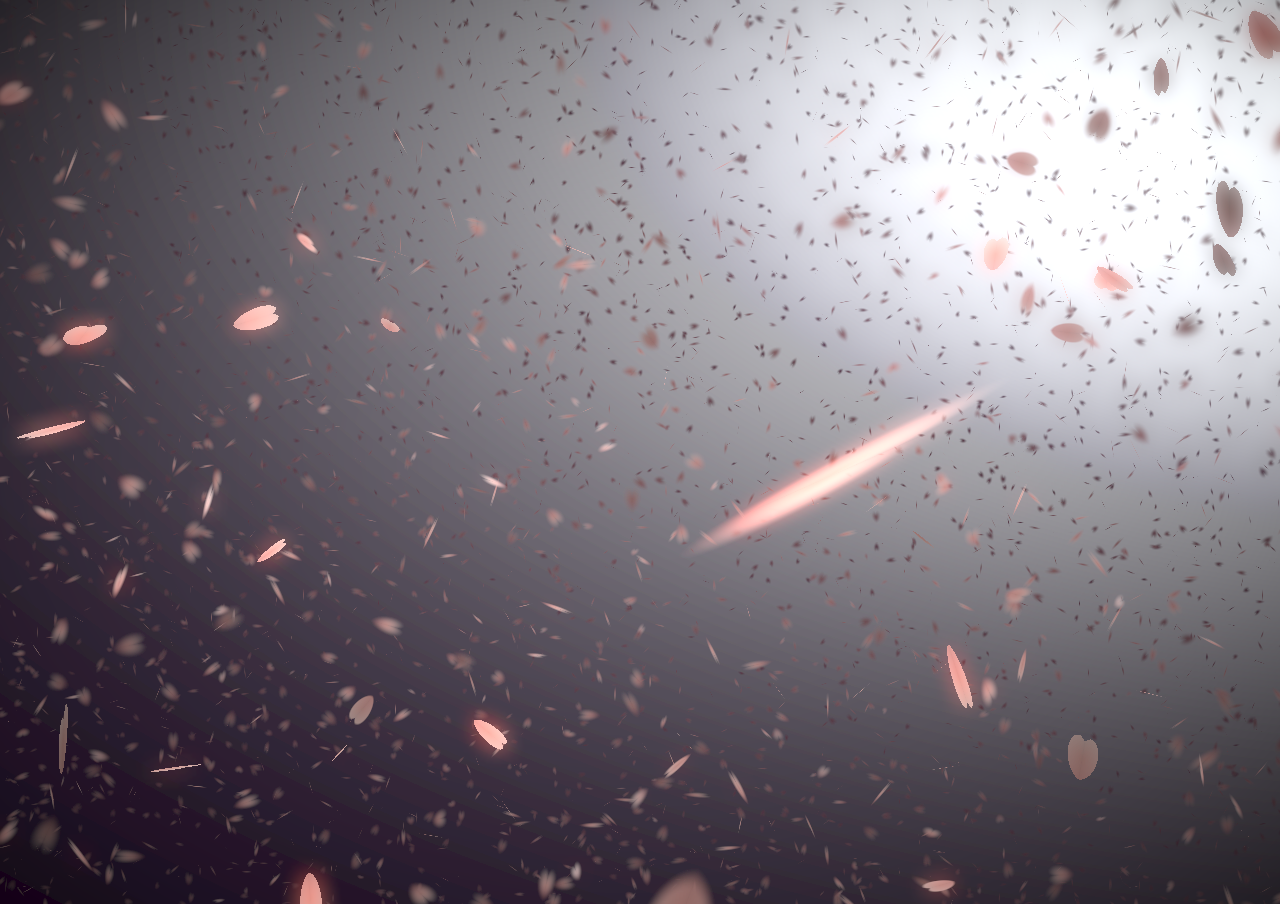
<file: cherry/index.html>
<!DOCTYPE html><html><head>
    <meta charset="utf-8">
    <title></title>
    <style>
        body {
            padding:0;
            margin:0;
            overflow:hidden;
            height: 600px;
        }
        canvas {
            padding:0;
            margin:0;
        }
        div.btnbg {
            position:fixed;
            left:0;
            top:0;
        }
    </style></head>

<body>
<canvas id="sakura" width="713" height="600"></canvas>
<div class="btnbg">
</div>

<!-- sakura shader -->
<script id="sakura_point_vsh" type="x-shader/x_vertex">
uniform mat4 uProjection;
uniform mat4 uModelview;
uniform vec3 uResolution;
uniform vec3 uOffset;
uniform vec3 uDOF;  //x:focus distance, y:focus radius, z:max radius
uniform vec3 uFade; //x:start distance, y:half distance, z:near fade start

attribute vec3 aPosition;
attribute vec3 aEuler;
attribute vec2 aMisc; //x:size, y:fade

varying vec3 pposition;
varying float psize;
varying float palpha;
varying float pdist;

//varying mat3 rotMat;
varying vec3 normX;
varying vec3 normY;
varying vec3 normZ;
varying vec3 normal;

varying float diffuse;
varying float specular;
varying float rstop;
varying float distancefade;

void main(void) {
    // Projection is based on vertical angle
    vec4 pos = uModelview * vec4(aPosition + uOffset, 1.0);
    gl_Position = uProjection * pos;
    gl_PointSize = aMisc.x * uProjection[1][1] / -pos.z * uResolution.y * 0.5;

    pposition = pos.xyz;
    psize = aMisc.x;
    pdist = length(pos.xyz);
    palpha = smoothstep(0.0, 1.0, (pdist - 0.1) / uFade.z);

    vec3 elrsn = sin(aEuler);
    vec3 elrcs = cos(aEuler);
    mat3 rotx = mat3(
        1.0, 0.0, 0.0,
        0.0, elrcs.x, elrsn.x,
        0.0, -elrsn.x, elrcs.x
    );
    mat3 roty = mat3(
        elrcs.y, 0.0, -elrsn.y,
        0.0, 1.0, 0.0,
        elrsn.y, 0.0, elrcs.y
    );
    mat3 rotz = mat3(
        elrcs.z, elrsn.z, 0.0,
        -elrsn.z, elrcs.z, 0.0,
        0.0, 0.0, 1.0
    );
    mat3 rotmat = rotx * roty * rotz;
    normal = rotmat[2];

    mat3 trrotm = mat3(
        rotmat[0][0], rotmat[1][0], rotmat[2][0],
        rotmat[0][1], rotmat[1][1], rotmat[2][1],
        rotmat[0][2], rotmat[1][2], rotmat[2][2]
    );
    normX = trrotm[0];
    normY = trrotm[1];
    normZ = trrotm[2];

    const vec3 lit = vec3(0.6917144638660746, 0.6917144638660746, -0.20751433915982237);

    float tmpdfs = dot(lit, normal);
    if(tmpdfs < 0.0) {
        normal = -normal;
        tmpdfs = dot(lit, normal);
    }
    diffuse = 0.4 + tmpdfs;

    vec3 eyev = normalize(-pos.xyz);
    if(dot(eyev, normal) > 0.0) {
        vec3 hv = normalize(eyev + lit);
        specular = pow(max(dot(hv, normal), 0.0), 20.0);
    }
    else {
        specular = 0.0;
    }

    rstop = clamp((abs(pdist - uDOF.x) - uDOF.y) / uDOF.z, 0.0, 1.0);
    rstop = pow(rstop, 0.5);
    //-0.69315 = ln(0.5)
    distancefade = min(1.0, exp((uFade.x - pdist) * 0.69315 / uFade.y));
}
</script>
<script id="sakura_point_fsh" type="x-shader/x_fragment">
#ifdef GL_ES
//precision mediump float;
precision highp float;
#endif

uniform vec3 uDOF;  //x:focus distance, y:focus radius, z:max radius
uniform vec3 uFade; //x:start distance, y:half distance, z:near fade start

const vec3 fadeCol = vec3(0.08, 0.03, 0.06);

varying vec3 pposition;
varying float psize;
varying float palpha;
varying float pdist;

//varying mat3 rotMat;
varying vec3 normX;
varying vec3 normY;
varying vec3 normZ;
varying vec3 normal;

varying float diffuse;
varying float specular;
varying float rstop;
varying float distancefade;

float ellipse(vec2 p, vec2 o, vec2 r) {
    vec2 lp = (p - o) / r;
    return length(lp) - 1.0;
}

void main(void) {
    vec3 p = vec3(gl_PointCoord - vec2(0.5, 0.5), 0.0) * 2.0;
    vec3 d = vec3(0.0, 0.0, -1.0);
    float nd = normZ.z; //dot(-normZ, d);
    if(abs(nd) < 0.0001) discard;

    float np = dot(normZ, p);
    vec3 tp = p + d * np / nd;
    vec2 coord = vec2(dot(normX, tp), dot(normY, tp));

    //angle = 15 degree
    const float flwrsn = 0.258819045102521;
    const float flwrcs = 0.965925826289068;
    mat2 flwrm = mat2(flwrcs, -flwrsn, flwrsn, flwrcs);
    vec2 flwrp = vec2(abs(coord.x), coord.y) * flwrm;

    float r;
    if(flwrp.x < 0.0) {
        r = ellipse(flwrp, vec2(0.065, 0.024) * 0.5, vec2(0.36, 0.96) * 0.5);
    }
    else {
        r = ellipse(flwrp, vec2(0.065, 0.024) * 0.5, vec2(0.58, 0.96) * 0.5);
    }

    if(r > rstop) discard;

    vec3 col = mix(vec3(1.0, 0.8, 0.75), vec3(1.0, 0.9, 0.87), r);
    float grady = mix(0.0, 1.0, pow(coord.y * 0.5 + 0.5, 0.35));
    col *= vec3(1.0, grady, grady);
    col *= mix(0.8, 1.0, pow(abs(coord.x), 0.3));
    col = col * diffuse + specular;

    col = mix(fadeCol, col, distancefade);

    float alpha = (rstop > 0.001)? (0.5 - r / (rstop * 2.0)) : 1.0;
    alpha = smoothstep(0.0, 1.0, alpha) * palpha;

    gl_FragColor = vec4(col * 0.5, alpha);
}
</script>
<!-- effects -->
<script id="fx_common_vsh" type="x-shader/x_vertex">
uniform vec3 uResolution;
attribute vec2 aPosition;

varying vec2 texCoord;
varying vec2 screenCoord;

void main(void) {
    gl_Position = vec4(aPosition, 0.0, 1.0);
    texCoord = aPosition.xy * 0.5 + vec2(0.5, 0.5);
    screenCoord = aPosition.xy * vec2(uResolution.z, 1.0);
}
</script>
<script id="bg_fsh" type="x-shader/x_fragment">
#ifdef GL_ES
//precision mediump float;
precision highp float;
#endif

uniform vec2 uTimes;

varying vec2 texCoord;
varying vec2 screenCoord;

void main(void) {
    vec3 col;
    float c;
    vec2 tmpv = texCoord * vec2(0.8, 1.0) - vec2(0.95, 1.0);
    c = exp(-pow(length(tmpv) * 1.8, 2.0));
    col = mix(vec3(0.02, 0.0, 0.03), vec3(0.96, 0.98, 1.0) * 1.5, c);
    gl_FragColor = vec4(col * 0.5, 1.0);
}
</script>
<script id="fx_brightbuf_fsh" type="x-shader/x_fragment">
#ifdef GL_ES
//precision mediump float;
precision highp float;
#endif
uniform sampler2D uSrc;
uniform vec2 uDelta;

varying vec2 texCoord;
varying vec2 screenCoord;

void main(void) {
    vec4 col = texture2D(uSrc, texCoord);
    gl_FragColor = vec4(col.rgb * 2.0 - vec3(0.5), 1.0);
}
</script>
<script id="fx_dirblur_r4_fsh" type="x-shader/x_fragment">
#ifdef GL_ES
//precision mediump float;
precision highp float;
#endif
uniform sampler2D uSrc;
uniform vec2 uDelta;
uniform vec4 uBlurDir; //dir(x, y), stride(z, w)

varying vec2 texCoord;
varying vec2 screenCoord;

void main(void) {
    vec4 col = texture2D(uSrc, texCoord);
    col = col + texture2D(uSrc, texCoord + uBlurDir.xy * uDelta);
    col = col + texture2D(uSrc, texCoord - uBlurDir.xy * uDelta);
    col = col + texture2D(uSrc, texCoord + (uBlurDir.xy + uBlurDir.zw) * uDelta);
    col = col + texture2D(uSrc, texCoord - (uBlurDir.xy + uBlurDir.zw) * uDelta);
    gl_FragColor = col / 5.0;
}
</script>
<!-- effect fragment shader template -->
<script id="fx_common_fsh" type="x-shader/x_fragment">
#ifdef GL_ES
//precision mediump float;
precision highp float;
#endif
uniform sampler2D uSrc;
uniform vec2 uDelta;

varying vec2 texCoord;
varying vec2 screenCoord;

void main(void) {
    gl_FragColor = texture2D(uSrc, texCoord);
}
</script>
<!-- post processing -->
<script id="pp_final_vsh" type="x-shader/x_vertex">
uniform vec3 uResolution;
attribute vec2 aPosition;
varying vec2 texCoord;
varying vec2 screenCoord;
void main(void) {
    gl_Position = vec4(aPosition, 0.0, 1.0);
    texCoord = aPosition.xy * 0.5 + vec2(0.5, 0.5);
    screenCoord = aPosition.xy * vec2(uResolution.z, 1.0);
}
</script>
<script id="pp_final_fsh" type="x-shader/x_fragment">
#ifdef GL_ES
//precision mediump float;
precision highp float;
#endif
uniform sampler2D uSrc;
uniform sampler2D uBloom;
uniform vec2 uDelta;
varying vec2 texCoord;
varying vec2 screenCoord;
void main(void) {
    vec4 srccol = texture2D(uSrc, texCoord) * 2.0;
    vec4 bloomcol = texture2D(uBloom, texCoord);
    vec4 col;
    col = srccol + bloomcol * (vec4(1.0) + srccol);
    col *= smoothstep(1.0, 0.0, pow(length((texCoord - vec2(0.5)) * 2.0), 1.2) * 0.5);
    col = pow(col, vec4(0.45454545454545)); //(1.0 / 2.2)

    gl_FragColor = vec4(col.rgb, 1.0);
    gl_FragColor.a = 1.0;
}
</script>

<script>
    // Utilities
    var Vector3 = {};
    var Matrix44 = {};
    Vector3.create = function(x, y, z) {
        return {'x':x, 'y':y, 'z':z};
    };
    Vector3.dot = function (v0, v1) {
        return v0.x * v1.x + v0.y * v1.y + v0.z * v1.z;
    };
    Vector3.cross = function (v, v0, v1) {
        v.x = v0.y * v1.z - v0.z * v1.y;
        v.y = v0.z * v1.x - v0.x * v1.z;
        v.z = v0.x * v1.y - v0.y * v1.x;
    };
    Vector3.normalize = function (v) {
        var l = v.x * v.x + v.y * v.y + v.z * v.z;
        if(l > 0.00001) {
            l = 1.0 / Math.sqrt(l);
            v.x *= l;
            v.y *= l;
            v.z *= l;
        }
    };
    Vector3.arrayForm = function(v) {
        if(v.array) {
            v.array[0] = v.x;
            v.array[1] = v.y;
            v.array[2] = v.z;
        }
        else {
            v.array = new Float32Array([v.x, v.y, v.z]);
        }
        return v.array;
    };
    Matrix44.createIdentity = function () {
        return new Float32Array([1.0, 0.0, 0.0, 0.0, 0.0, 1.0, 0.0, 0.0, 0.0, 0.0, 1.0, 0.0, 0.0, 0.0, 0.0, 1.0]);
    };
    Matrix44.loadProjection = function (m, aspect, vdeg, near, far) {
        var h = near * Math.tan(vdeg * Math.PI / 180.0 * 0.5) * 2.0;
        var w = h * aspect;

        m[0] = 2.0 * near / w;
        m[1] = 0.0;
        m[2] = 0.0;
        m[3] = 0.0;

        m[4] = 0.0;
        m[5] = 2.0 * near / h;
        m[6] = 0.0;
        m[7] = 0.0;

        m[8] = 0.0;
        m[9] = 0.0;
        m[10] = -(far + near) / (far - near);
        m[11] = -1.0;

        m[12] = 0.0;
        m[13] = 0.0;
        m[14] = -2.0 * far * near / (far - near);
        m[15] = 0.0;
    };
    Matrix44.loadLookAt = function (m, vpos, vlook, vup) {
        var frontv = Vector3.create(vpos.x - vlook.x, vpos.y - vlook.y, vpos.z - vlook.z);
        Vector3.normalize(frontv);
        var sidev = Vector3.create(1.0, 0.0, 0.0);
        Vector3.cross(sidev, vup, frontv);
        Vector3.normalize(sidev);
        var topv = Vector3.create(1.0, 0.0, 0.0);
        Vector3.cross(topv, frontv, sidev);
        Vector3.normalize(topv);

        m[0] = sidev.x;
        m[1] = topv.x;
        m[2] = frontv.x;
        m[3] = 0.0;

        m[4] = sidev.y;
        m[5] = topv.y;
        m[6] = frontv.y;
        m[7] = 0.0;

        m[8] = sidev.z;
        m[9] = topv.z;
        m[10] = frontv.z;
        m[11] = 0.0;

        m[12] = -(vpos.x * m[0] + vpos.y * m[4] + vpos.z * m[8]);
        m[13] = -(vpos.x * m[1] + vpos.y * m[5] + vpos.z * m[9]);
        m[14] = -(vpos.x * m[2] + vpos.y * m[6] + vpos.z * m[10]);
        m[15] = 1.0;
    };

    //
    var timeInfo = {
        'start':0, 'prev':0, // Date
        'delta':0, 'elapsed':0 // Number(sec)
    };

    //
    var gl;
    var renderSpec = {
        'width':0,
        'height':0,
        'aspect':1,
        'array':new Float32Array(3),
        'halfWidth':0,
        'halfHeight':0,
        'halfArray':new Float32Array(3)
        // and some render targets. see setViewport()
    };
    renderSpec.setSize = function(w, h) {
        renderSpec.width = w;
        renderSpec.height = h;
        renderSpec.aspect = renderSpec.width / renderSpec.height;
        renderSpec.array[0] = renderSpec.width;
        renderSpec.array[1] = renderSpec.height;
        renderSpec.array[2] = renderSpec.aspect;

        renderSpec.halfWidth = Math.floor(w / 2);
        renderSpec.halfHeight = Math.floor(h / 2);
        renderSpec.halfArray[0] = renderSpec.halfWidth;
        renderSpec.halfArray[1] = renderSpec.halfHeight;
        renderSpec.halfArray[2] = renderSpec.halfWidth / renderSpec.halfHeight;
    };

    function deleteRenderTarget(rt) {
        gl.deleteFramebuffer(rt.frameBuffer);
        gl.deleteRenderbuffer(rt.renderBuffer);
        gl.deleteTexture(rt.texture);
    }

    function createRenderTarget(w, h) {
        var ret = {
            'width':w,
            'height':h,
            'sizeArray':new Float32Array([w, h, w / h]),
            'dtxArray':new Float32Array([1.0 / w, 1.0 / h])
        };
        ret.frameBuffer = gl.createFramebuffer();
        ret.renderBuffer = gl.createRenderbuffer();
        ret.texture = gl.createTexture();

        gl.bindTexture(gl.TEXTURE_2D, ret.texture);
        gl.texImage2D(gl.TEXTURE_2D, 0, gl.RGBA, w, h, 0, gl.RGBA, gl.UNSIGNED_BYTE, null);
        gl.texParameteri(gl.TEXTURE_2D, gl.TEXTURE_WRAP_S, gl.CLAMP_TO_EDGE);
        gl.texParameteri(gl.TEXTURE_2D, gl.TEXTURE_WRAP_T, gl.CLAMP_TO_EDGE);
        gl.texParameteri(gl.TEXTURE_2D, gl.TEXTURE_MAG_FILTER, gl.LINEAR);
        gl.texParameteri(gl.TEXTURE_2D, gl.TEXTURE_MIN_FILTER, gl.LINEAR);

        gl.bindFramebuffer(gl.FRAMEBUFFER, ret.frameBuffer);
        gl.framebufferTexture2D(gl.FRAMEBUFFER, gl.COLOR_ATTACHMENT0, gl.TEXTURE_2D, ret.texture, 0);

        gl.bindRenderbuffer(gl.RENDERBUFFER, ret.renderBuffer);
        gl.renderbufferStorage(gl.RENDERBUFFER, gl.DEPTH_COMPONENT16, w, h);
        gl.framebufferRenderbuffer(gl.FRAMEBUFFER, gl.DEPTH_ATTACHMENT, gl.RENDERBUFFER, ret.renderBuffer);

        gl.bindTexture(gl.TEXTURE_2D, null);
        gl.bindRenderbuffer(gl.RENDERBUFFER, null);
        gl.bindFramebuffer(gl.FRAMEBUFFER, null);

        return ret;
    }

    function compileShader(shtype, shsrc) {
        var retsh = gl.createShader(shtype);

        gl.shaderSource(retsh, shsrc);
        gl.compileShader(retsh);

        if(!gl.getShaderParameter(retsh, gl.COMPILE_STATUS)) {
            var errlog = gl.getShaderInfoLog(retsh);
            gl.deleteShader(retsh);
            console.error(errlog);
            return null;
        }
        return retsh;
    }

    function createShader(vtxsrc, frgsrc, uniformlist, attrlist) {
        var vsh = compileShader(gl.VERTEX_SHADER, vtxsrc);
        var fsh = compileShader(gl.FRAGMENT_SHADER, frgsrc);

        if(vsh == null || fsh == null) {
            return null;
        }

        var prog = gl.createProgram();
        gl.attachShader(prog, vsh);
        gl.attachShader(prog, fsh);

        gl.deleteShader(vsh);
        gl.deleteShader(fsh);

        gl.linkProgram(prog);
        if (!gl.getProgramParameter(prog, gl.LINK_STATUS)) {
            var errlog = gl.getProgramInfoLog(prog);
            console.error(errlog);
            return null;
        }

        if(uniformlist) {
            prog.uniforms = {};
            for(var i = 0; i < uniformlist.length; i++) {
                prog.uniforms[uniformlist[i]] = gl.getUniformLocation(prog, uniformlist[i]);
            }
        }

        if(attrlist) {
            prog.attributes = {};
            for(var i = 0; i < attrlist.length; i++) {
                var attr = attrlist[i];
                prog.attributes[attr] = gl.getAttribLocation(prog, attr);
            }
        }

        return prog;
    }

    function useShader(prog) {
        gl.useProgram(prog);
        for(var attr in prog.attributes) {
            gl.enableVertexAttribArray(prog.attributes[attr]);;
        }
    }

    function unuseShader(prog) {
        for(var attr in prog.attributes) {
            gl.disableVertexAttribArray(prog.attributes[attr]);;
        }
        gl.useProgram(null);
    }

    /////
    var projection = {
        'angle':60,
        'nearfar':new Float32Array([0.1, 100.0]),
        'matrix':Matrix44.createIdentity()
    };
    var camera = {
        'position':Vector3.create(0, 0, 100),
        'lookat':Vector3.create(0, 0, 0),
        'up':Vector3.create(0, 1, 0),
        'dof':Vector3.create(10.0, 4.0, 8.0),
        'matrix':Matrix44.createIdentity()
    };

    var pointFlower = {};
    var meshFlower = {};
    var sceneStandBy = false;

    var BlossomParticle = function () {
        this.velocity = new Array(3);
        this.rotation = new Array(3);
        this.position = new Array(3);
        this.euler = new Array(3);
        this.size = 1.0;
        this.alpha = 1.0;
        this.zkey = 0.0;
    };

    BlossomParticle.prototype.setVelocity = function (vx, vy, vz) {
        this.velocity[0] = vx;
        this.velocity[1] = vy;
        this.velocity[2] = vz;
    };

    BlossomParticle.prototype.setRotation = function (rx, ry, rz) {
        this.rotation[0] = rx;
        this.rotation[1] = ry;
        this.rotation[2] = rz;
    };

    BlossomParticle.prototype.setPosition = function (nx, ny, nz) {
        this.position[0] = nx;
        this.position[1] = ny;
        this.position[2] = nz;
    };

    BlossomParticle.prototype.setEulerAngles = function (rx, ry, rz) {
        this.euler[0] = rx;
        this.euler[1] = ry;
        this.euler[2] = rz;
    };

    BlossomParticle.prototype.setSize = function (s) {
        this.size = s;
    };

    BlossomParticle.prototype.update = function (dt, et) {
        this.position[0] += this.velocity[0] * dt;
        this.position[1] += this.velocity[1] * dt;
        this.position[2] += this.velocity[2] * dt;

        this.euler[0] += this.rotation[0] * dt;
        this.euler[1] += this.rotation[1] * dt;
        this.euler[2] += this.rotation[2] * dt;
    };

    function createPointFlowers() {
        // get point sizes
        var prm = gl.getParameter(gl.ALIASED_POINT_SIZE_RANGE);
        renderSpec.pointSize = {'min':prm[0], 'max':prm[1]};

        var vtxsrc = document.getElementById("sakura_point_vsh").textContent;
        var frgsrc = document.getElementById("sakura_point_fsh").textContent;

        pointFlower.program = createShader(
            vtxsrc, frgsrc,
            ['uProjection', 'uModelview', 'uResolution', 'uOffset', 'uDOF', 'uFade'],
            ['aPosition', 'aEuler', 'aMisc']
        );

        useShader(pointFlower.program);
        pointFlower.offset = new Float32Array([0.0, 0.0, 0.0]);
        pointFlower.fader = Vector3.create(0.0, 10.0, 0.0);

        // paramerters: velocity[3], rotate[3]
        pointFlower.numFlowers = 1600;
        pointFlower.particles = new Array(pointFlower.numFlowers);
        // vertex attributes {position[3], euler_xyz[3], size[1]}
        pointFlower.dataArray = new Float32Array(pointFlower.numFlowers * (3 + 3 + 2));
        pointFlower.positionArrayOffset = 0;
        pointFlower.eulerArrayOffset = pointFlower.numFlowers * 3;
        pointFlower.miscArrayOffset = pointFlower.numFlowers * 6;

        pointFlower.buffer = gl.createBuffer();
        gl.bindBuffer(gl.ARRAY_BUFFER, pointFlower.buffer);
        gl.bufferData(gl.ARRAY_BUFFER, pointFlower.dataArray, gl.DYNAMIC_DRAW);
        gl.bindBuffer(gl.ARRAY_BUFFER, null);

        unuseShader(pointFlower.program);

        for(var i = 0; i < pointFlower.numFlowers; i++) {
            pointFlower.particles[i] = new BlossomParticle();
        }
    }

    function initPointFlowers() {
        //area
        pointFlower.area = Vector3.create(20.0, 20.0, 20.0);
        pointFlower.area.x = pointFlower.area.y * renderSpec.aspect;

        pointFlower.fader.x = 10.0; //env fade start
        pointFlower.fader.y = pointFlower.area.z; //env fade half
        pointFlower.fader.z = 0.1;  //near fade start

        //particles
        var PI2 = Math.PI * 2.0;
        var tmpv3 = Vector3.create(0, 0, 0);
        var tmpv = 0;
        var symmetryrand = function() {return (Math.random() * 2.0 - 1.0);};
        for(var i = 0; i < pointFlower.numFlowers; i++) {
            var tmpprtcl = pointFlower.particles[i];

            //velocity
            tmpv3.x = symmetryrand() * 0.3 + 0.8;
            tmpv3.y = symmetryrand() * 0.2 - 1.0;
            tmpv3.z = symmetryrand() * 0.3 + 0.5;
            Vector3.normalize(tmpv3);
            tmpv = 2.0 + Math.random() * 1.0;
            tmpprtcl.setVelocity(tmpv3.x * tmpv, tmpv3.y * tmpv, tmpv3.z * tmpv);

            //rotation
            tmpprtcl.setRotation(
                symmetryrand() * PI2 * 0.5,
                symmetryrand() * PI2 * 0.5,
                symmetryrand() * PI2 * 0.5
            );

            //position
            tmpprtcl.setPosition(
                symmetryrand() * pointFlower.area.x,
                symmetryrand() * pointFlower.area.y,
                symmetryrand() * pointFlower.area.z
            );

            //euler
            tmpprtcl.setEulerAngles(
                Math.random() * Math.PI * 2.0,
                Math.random() * Math.PI * 2.0,
                Math.random() * Math.PI * 2.0
            );

            //size
            tmpprtcl.setSize(0.9 + Math.random() * 0.1);
        }
    }

    function renderPointFlowers() {
        //update
        var PI2 = Math.PI * 2.0;
        var limit = [pointFlower.area.x, pointFlower.area.y, pointFlower.area.z];
        var repeatPos = function (prt, cmp, limit) {
            if(Math.abs(prt.position[cmp]) - prt.size * 0.5 > limit) {
                //out of area
                if(prt.position[cmp] > 0) {
                    prt.position[cmp] -= limit * 2.0;
                }
                else {
                    prt.position[cmp] += limit * 2.0;
                }
            }
        };
        var repeatEuler = function (prt, cmp) {
            prt.euler[cmp] = prt.euler[cmp] % PI2;
            if(prt.euler[cmp] < 0.0) {
                prt.euler[cmp] += PI2;
            }
        };

        for(var i = 0; i < pointFlower.numFlowers; i++) {
            var prtcl = pointFlower.particles[i];
            prtcl.update(timeInfo.delta, timeInfo.elapsed);
            repeatPos(prtcl, 0, pointFlower.area.x);
            repeatPos(prtcl, 1, pointFlower.area.y);
            repeatPos(prtcl, 2, pointFlower.area.z);
            repeatEuler(prtcl, 0);
            repeatEuler(prtcl, 1);
            repeatEuler(prtcl, 2);

            prtcl.alpha = 1.0;//(pointFlower.area.z - prtcl.position[2]) * 0.5;

            prtcl.zkey = (camera.matrix[2] * prtcl.position[0]
                + camera.matrix[6] * prtcl.position[1]
                + camera.matrix[10] * prtcl.position[2]
                + camera.matrix[14]);
        }

        // sort
        pointFlower.particles.sort(function(p0, p1){return p0.zkey - p1.zkey;});

        // update data
        var ipos = pointFlower.positionArrayOffset;
        var ieuler = pointFlower.eulerArrayOffset;
        var imisc = pointFlower.miscArrayOffset;
        for(var i = 0; i < pointFlower.numFlowers; i++) {
            var prtcl = pointFlower.particles[i];
            pointFlower.dataArray[ipos] = prtcl.position[0];
            pointFlower.dataArray[ipos + 1] = prtcl.position[1];
            pointFlower.dataArray[ipos + 2] = prtcl.position[2];
            ipos += 3;
            pointFlower.dataArray[ieuler] = prtcl.euler[0];
            pointFlower.dataArray[ieuler + 1] = prtcl.euler[1];
            pointFlower.dataArray[ieuler + 2] = prtcl.euler[2];
            ieuler += 3;
            pointFlower.dataArray[imisc] = prtcl.size;
            pointFlower.dataArray[imisc + 1] = prtcl.alpha;
            imisc += 2;
        }

        //draw
        gl.enable(gl.BLEND);
        //gl.disable(gl.DEPTH_TEST);
        gl.blendFunc(gl.SRC_ALPHA, gl.ONE_MINUS_SRC_ALPHA);

        var prog = pointFlower.program;
        useShader(prog);

        gl.uniformMatrix4fv(prog.uniforms.uProjection, false, projection.matrix);
        gl.uniformMatrix4fv(prog.uniforms.uModelview, false, camera.matrix);
        gl.uniform3fv(prog.uniforms.uResolution, renderSpec.array);
        gl.uniform3fv(prog.uniforms.uDOF, Vector3.arrayForm(camera.dof));
        gl.uniform3fv(prog.uniforms.uFade, Vector3.arrayForm(pointFlower.fader));

        gl.bindBuffer(gl.ARRAY_BUFFER, pointFlower.buffer);
        gl.bufferData(gl.ARRAY_BUFFER, pointFlower.dataArray, gl.DYNAMIC_DRAW);

        gl.vertexAttribPointer(prog.attributes.aPosition, 3, gl.FLOAT, false, 0, pointFlower.positionArrayOffset * Float32Array.BYTES_PER_ELEMENT);
        gl.vertexAttribPointer(prog.attributes.aEuler, 3, gl.FLOAT, false, 0, pointFlower.eulerArrayOffset * Float32Array.BYTES_PER_ELEMENT);
        gl.vertexAttribPointer(prog.attributes.aMisc, 2, gl.FLOAT, false, 0, pointFlower.miscArrayOffset * Float32Array.BYTES_PER_ELEMENT);

        // doubler
        for(var i = 1; i < 2; i++) {
            var zpos = i * -2.0;
            pointFlower.offset[0] = pointFlower.area.x * -1.0;
            pointFlower.offset[1] = pointFlower.area.y * -1.0;
            pointFlower.offset[2] = pointFlower.area.z * zpos;
            gl.uniform3fv(prog.uniforms.uOffset, pointFlower.offset);
            gl.drawArrays(gl.POINT, 0, pointFlower.numFlowers);

            pointFlower.offset[0] = pointFlower.area.x * -1.0;
            pointFlower.offset[1] = pointFlower.area.y *  1.0;
            pointFlower.offset[2] = pointFlower.area.z * zpos;
            gl.uniform3fv(prog.uniforms.uOffset, pointFlower.offset);
            gl.drawArrays(gl.POINT, 0, pointFlower.numFlowers);

            pointFlower.offset[0] = pointFlower.area.x *  1.0;
            pointFlower.offset[1] = pointFlower.area.y * -1.0;
            pointFlower.offset[2] = pointFlower.area.z * zpos;
            gl.uniform3fv(prog.uniforms.uOffset, pointFlower.offset);
            gl.drawArrays(gl.POINT, 0, pointFlower.numFlowers);

            pointFlower.offset[0] = pointFlower.area.x *  1.0;
            pointFlower.offset[1] = pointFlower.area.y *  1.0;
            pointFlower.offset[2] = pointFlower.area.z * zpos;
            gl.uniform3fv(prog.uniforms.uOffset, pointFlower.offset);
            gl.drawArrays(gl.POINT, 0, pointFlower.numFlowers);
        }

        //main
        pointFlower.offset[0] = 0.0;
        pointFlower.offset[1] = 0.0;
        pointFlower.offset[2] = 0.0;
        gl.uniform3fv(prog.uniforms.uOffset, pointFlower.offset);
        gl.drawArrays(gl.POINT, 0, pointFlower.numFlowers);

        gl.bindBuffer(gl.ARRAY_BUFFER, null);
        unuseShader(prog);

        gl.enable(gl.DEPTH_TEST);
        gl.disable(gl.BLEND);
    }

    // effects
    //common util
    function createEffectProgram(vtxsrc, frgsrc, exunifs, exattrs) {
        var ret = {};
        var unifs = ['uResolution', 'uSrc', 'uDelta'];
        if(exunifs) {
            unifs = unifs.concat(exunifs);
        }
        var attrs = ['aPosition'];
        if(exattrs) {
            attrs = attrs.concat(exattrs);
        }

        ret.program = createShader(vtxsrc, frgsrc, unifs, attrs);
        useShader(ret.program);

        ret.dataArray = new Float32Array([
            -1.0, -1.0,
            1.0, -1.0,
            -1.0,  1.0,
            1.0,  1.0
        ]);
        ret.buffer = gl.createBuffer();
        gl.bindBuffer(gl.ARRAY_BUFFER, ret.buffer);
        gl.bufferData(gl.ARRAY_BUFFER, ret.dataArray, gl.STATIC_DRAW);

        gl.bindBuffer(gl.ARRAY_BUFFER, null);
        unuseShader(ret.program);

        return ret;
    }

    // basic usage
    // useEffect(prog, srctex({'texture':texid, 'dtxArray':(f32)[dtx, dty]})); //basic initialize
    // gl.uniform**(...); //additional uniforms
    // drawEffect()
    // unuseEffect(prog)
    // TEXTURE0 makes src
    function useEffect(fxobj, srctex) {
        var prog = fxobj.program;
        useShader(prog);
        gl.uniform3fv(prog.uniforms.uResolution, renderSpec.array);

        if(srctex != null) {
            gl.uniform2fv(prog.uniforms.uDelta, srctex.dtxArray);
            gl.uniform1i(prog.uniforms.uSrc, 0);

            gl.activeTexture(gl.TEXTURE0);
            gl.bindTexture(gl.TEXTURE_2D, srctex.texture);
        }
    }
    function drawEffect(fxobj) {
        gl.bindBuffer(gl.ARRAY_BUFFER, fxobj.buffer);
        gl.vertexAttribPointer(fxobj.program.attributes.aPosition, 2, gl.FLOAT, false, 0, 0);
        gl.drawArrays(gl.TRIANGLE_STRIP, 0, 4);
    }
    function unuseEffect(fxobj) {
        unuseShader(fxobj.program);
    }

    var effectLib = {};
    function createEffectLib() {

        var vtxsrc, frgsrc;
        //common
        var cmnvtxsrc = document.getElementById("fx_common_vsh").textContent;

        //background
        frgsrc = document.getElementById("bg_fsh").textContent;
        effectLib.sceneBg = createEffectProgram(cmnvtxsrc, frgsrc, ['uTimes'], null);

        // make brightpixels buffer
        frgsrc = document.getElementById("fx_brightbuf_fsh").textContent;
        effectLib.mkBrightBuf = createEffectProgram(cmnvtxsrc, frgsrc, null, null);

        // direction blur
        frgsrc = document.getElementById("fx_dirblur_r4_fsh").textContent;
        effectLib.dirBlur = createEffectProgram(cmnvtxsrc, frgsrc, ['uBlurDir'], null);

        //final composite
        vtxsrc = document.getElementById("pp_final_vsh").textContent;
        frgsrc = document.getElementById("pp_final_fsh").textContent;
        effectLib.finalComp = createEffectProgram(vtxsrc, frgsrc, ['uBloom'], null);
    }

    // background
    function createBackground() {
        //console.log("create background");
    }
    function initBackground() {
        //console.log("init background");
    }
    function renderBackground() {
        gl.disable(gl.DEPTH_TEST);

        useEffect(effectLib.sceneBg, null);
        gl.uniform2f(effectLib.sceneBg.program.uniforms.uTimes, timeInfo.elapsed, timeInfo.delta);
        drawEffect(effectLib.sceneBg);
        unuseEffect(effectLib.sceneBg);

        gl.enable(gl.DEPTH_TEST);
    }

    // post process
    var postProcess = {};
    function createPostProcess() {
        //console.log("create post process");
    }
    function initPostProcess() {
        //console.log("init post process");
    }

    function renderPostProcess() {
        gl.enable(gl.TEXTURE_2D);
        gl.disable(gl.DEPTH_TEST);
        var bindRT = function (rt, isclear) {
            gl.bindFramebuffer(gl.FRAMEBUFFER, rt.frameBuffer);
            gl.viewport(0, 0, rt.width, rt.height);
            if(isclear) {
                gl.clearColor(0, 0, 0, 0);
                gl.clear(gl.COLOR_BUFFER_BIT | gl.DEPTH_BUFFER_BIT);
            }
        };

        //make bright buff
        bindRT(renderSpec.wHalfRT0, true);
        useEffect(effectLib.mkBrightBuf, renderSpec.mainRT);
        drawEffect(effectLib.mkBrightBuf);
        unuseEffect(effectLib.mkBrightBuf);

        // make bloom
        for(var i = 0; i < 2; i++) {
            var p = 1.5 + 1 * i;
            var s = 2.0 + 1 * i;
            bindRT(renderSpec.wHalfRT1, true);
            useEffect(effectLib.dirBlur, renderSpec.wHalfRT0);
            gl.uniform4f(effectLib.dirBlur.program.uniforms.uBlurDir, p, 0.0, s, 0.0);
            drawEffect(effectLib.dirBlur);
            unuseEffect(effectLib.dirBlur);

            bindRT(renderSpec.wHalfRT0, true);
            useEffect(effectLib.dirBlur, renderSpec.wHalfRT1);
            gl.uniform4f(effectLib.dirBlur.program.uniforms.uBlurDir, 0.0, p, 0.0, s);
            drawEffect(effectLib.dirBlur);
            unuseEffect(effectLib.dirBlur);
        }

        //display
        gl.bindFramebuffer(gl.FRAMEBUFFER, null);
        gl.viewport(0, 0, renderSpec.width, renderSpec.height);
        gl.clear(gl.COLOR_BUFFER_BIT | gl.DEPTH_BUFFER_BIT);

        useEffect(effectLib.finalComp, renderSpec.mainRT);
        gl.uniform1i(effectLib.finalComp.program.uniforms.uBloom, 1);
        gl.activeTexture(gl.TEXTURE1);
        gl.bindTexture(gl.TEXTURE_2D, renderSpec.wHalfRT0.texture);
        drawEffect(effectLib.finalComp);
        unuseEffect(effectLib.finalComp);

        gl.enable(gl.DEPTH_TEST);
    }

    /////
    var SceneEnv = {};
    function createScene() {
        createEffectLib();
        createBackground();
        createPointFlowers();
        createPostProcess();
        sceneStandBy = true;
    }

    function initScene() {
        initBackground();
        initPointFlowers();
        initPostProcess();

        //camera.position.z = 17.320508;
        camera.position.z = pointFlower.area.z + projection.nearfar[0];
        projection.angle = Math.atan2(pointFlower.area.y, camera.position.z + pointFlower.area.z) * 180.0 / Math.PI * 2.0;
        Matrix44.loadProjection(projection.matrix, renderSpec.aspect, projection.angle, projection.nearfar[0], projection.nearfar[1]);
    }

    function renderScene() {
        //draw
        Matrix44.loadLookAt(camera.matrix, camera.position, camera.lookat, camera.up);

        gl.enable(gl.DEPTH_TEST);

        //gl.bindFramebuffer(gl.FRAMEBUFFER, null);
        gl.bindFramebuffer(gl.FRAMEBUFFER, renderSpec.mainRT.frameBuffer);
        gl.viewport(0, 0, renderSpec.mainRT.width, renderSpec.mainRT.height);
        gl.clearColor(0.005, 0, 0.05, 0);
        gl.clear(gl.COLOR_BUFFER_BIT | gl.DEPTH_BUFFER_BIT);

        renderBackground();
        renderPointFlowers();
        renderPostProcess();
    }

    /////
    function onResize(e) {
        makeCanvasFullScreen(document.getElementById("sakura"));
        setViewports();
        if(sceneStandBy) {
            initScene();
        }
    }

    function setViewports() {
        renderSpec.setSize(gl.canvas.width, gl.canvas.height);

        gl.clearColor(0.2, 0.2, 0.5, 1.0);
        gl.viewport(0, 0, renderSpec.width, renderSpec.height);

        var rtfunc = function (rtname, rtw, rth) {
            var rt = renderSpec[rtname];
            if(rt) deleteRenderTarget(rt);
            renderSpec[rtname] = createRenderTarget(rtw, rth);
        };
        rtfunc('mainRT', renderSpec.width, renderSpec.height);
        rtfunc('wFullRT0', renderSpec.width, renderSpec.height);
        rtfunc('wFullRT1', renderSpec.width, renderSpec.height);
        rtfunc('wHalfRT0', renderSpec.halfWidth, renderSpec.halfHeight);
        rtfunc('wHalfRT1', renderSpec.halfWidth, renderSpec.halfHeight);
    }

    function render() {
        renderScene();
    }

    var animating = true;
    function toggleAnimation(elm) {
        animating ^= true;
        if(animating) animate();
        if(elm) {
            elm.innerHTML = animating? "Stop":"Start";
        }
    }

    function stepAnimation() {
        if(!animating) animate();
    }

    function animate() {
        var curdate = new Date();
        timeInfo.elapsed = (curdate - timeInfo.start) / 1000.0;
        timeInfo.delta = (curdate - timeInfo.prev) / 1000.0;
        timeInfo.prev = curdate;

        if(animating) requestAnimationFrame(animate);
        render();
    }

    function makeCanvasFullScreen(canvas) {
        var b = document.body;
        var d = document.documentElement;
        fullw = Math.max(b.clientWidth , b.scrollWidth, d.scrollWidth, d.clientWidth);
        fullh = Math.max(b.clientHeight , b.scrollHeight, d.scrollHeight, d.clientHeight);
        canvas.width = fullw;
        canvas.height = fullh;
    }

    window.addEventListener('load', function(e) {
        var canvas = document.getElementById("sakura");
        try {
            makeCanvasFullScreen(canvas);
            gl = canvas.getContext('experimental-webgl');
        } catch(e) {
            alert("WebGL not supported." + e);
            console.error(e);
            return;
        }

        window.addEventListener('resize', onResize);

        setViewports();
        createScene();
        initScene();

        timeInfo.start = new Date();
        timeInfo.prev = timeInfo.start;
        animate();
    });

    //set window.requestAnimationFrame
    (function (w, r) {
        w['r'+r] = w['r'+r] || w['webkitR'+r] || w['mozR'+r] || w['msR'+r] || w['oR'+r] || function(c){ w.setTimeout(c, 1000 / 60); };
    })(window, 'equestAnimationFrame');
</script>

</body>
</html>
</file>
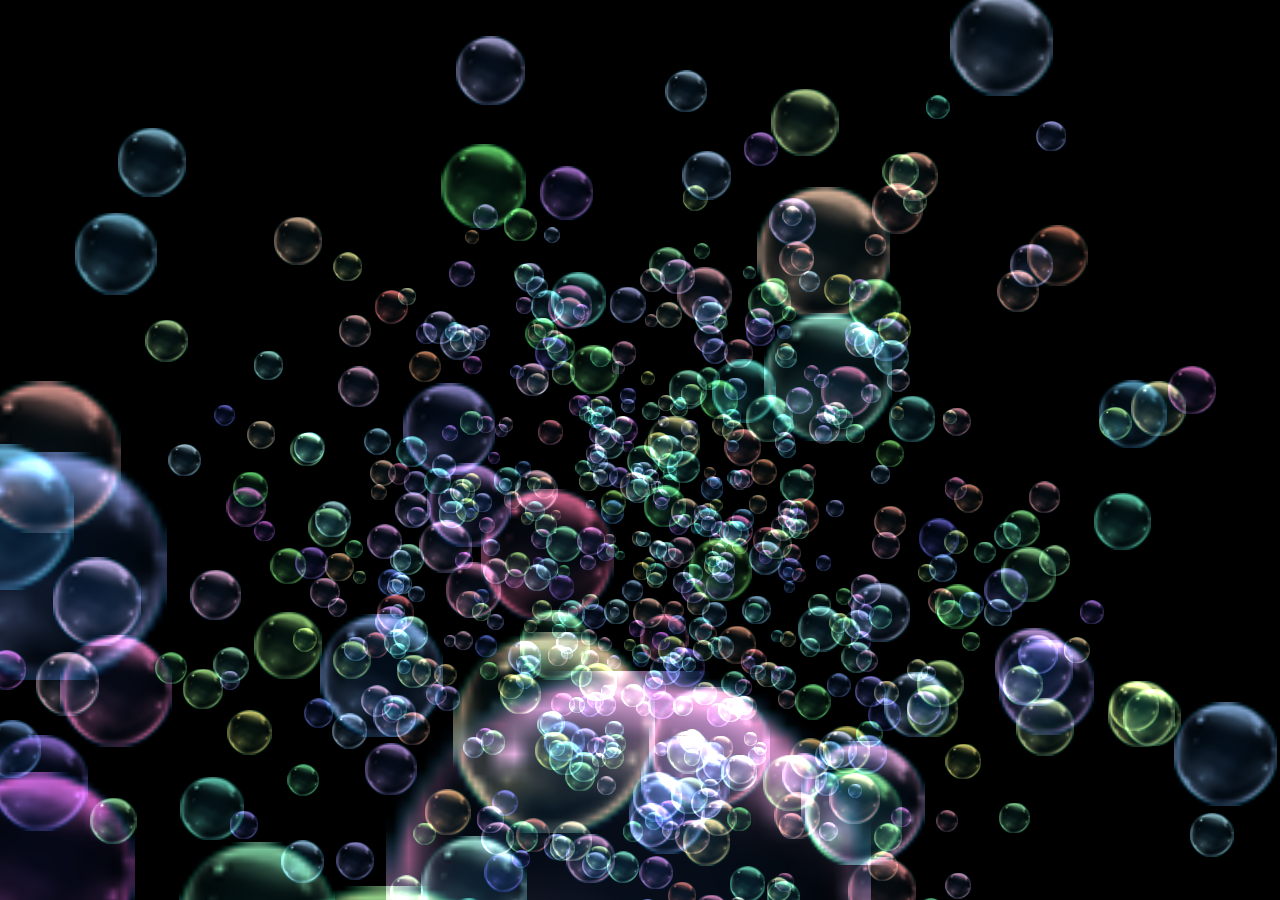
<file: paopao/index.html>
<!DOCTYPE html>
<html lang="en" >
<head>
<meta charset="UTF-8">
<title>
Bubbles (CodePen Circles Challenge)
</title>
<link rel="stylesheet" href="css/style.css">
</head>
<body>
<script src='js/three.min.js'></script>
<script src='js/TweenMax.min.js'></script>
<script src='js/dat.gui.min.js'></script>
<script src='js/randomColor.min.js'></script>
<script src='js/OrbitControls.js'></script>
<script src="js/index.js"></script>
</body>
</html>
</file>
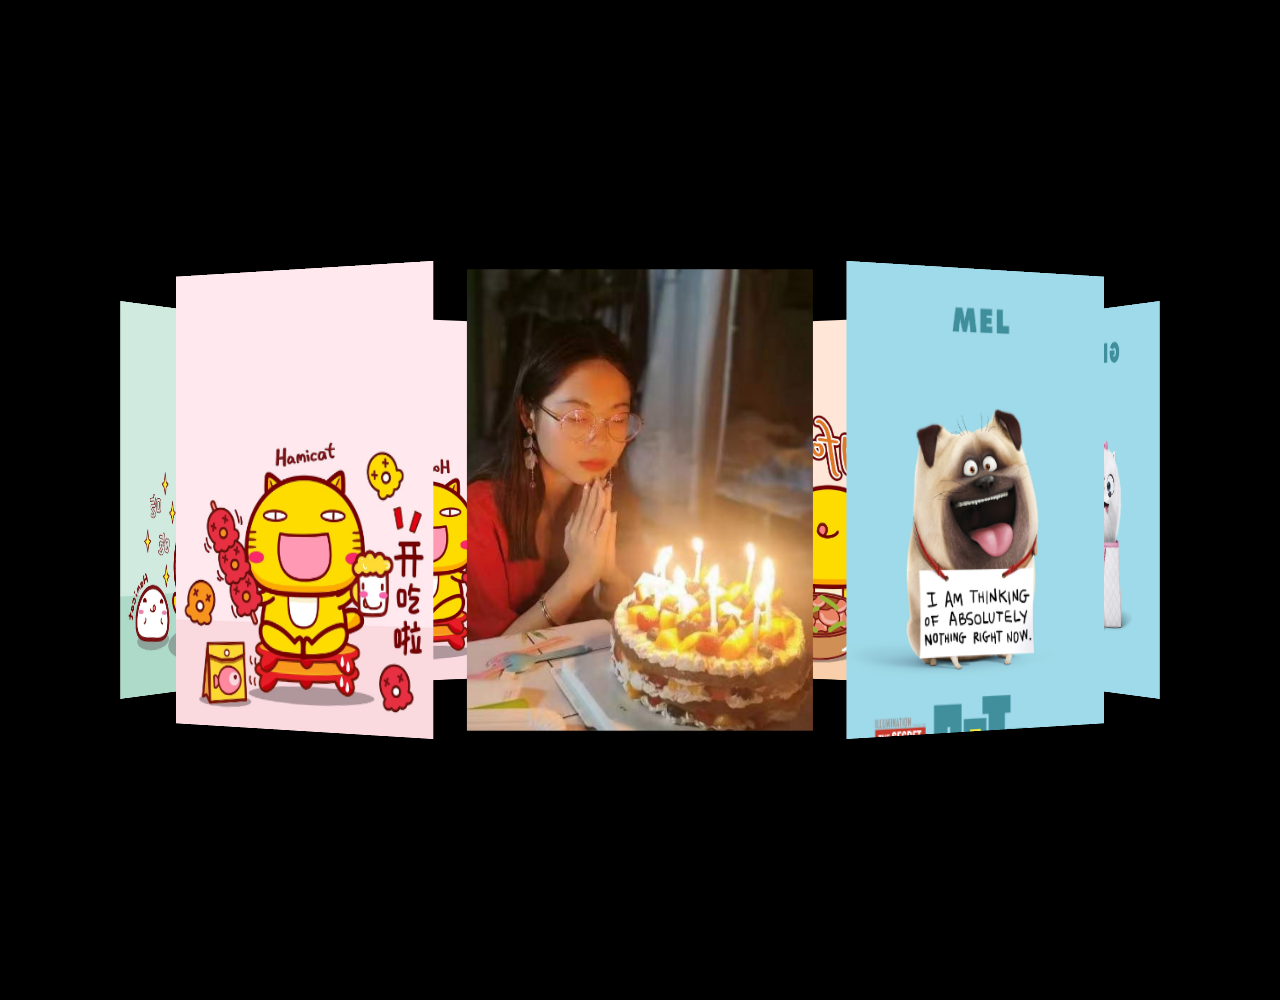
<file: xc/index.html>
<!doctype html>
<html>
	<head>
		<meta charset="utf-8"/>
		<title>iu</title>
		<style>
		body
			{
				margin:0;
				background:#000;
			}
		#wrap
			{
				width:300px;
				height:400px;
				position: relative;
				margin: 300px auto;
				-webkit-perspective:3000px;
				-moz-perspective:3000px;
				-ms-transform:perspective(3000px);
				-ms-perspective:3000px;
			}
		#head
			{
				width:100%;
				height:100%;
				position: absolute;
				-webkit-transform-style: preserve-3d;
				-webkit-animation:donghua 15s linear 0s infinite;
				-moz-transform-style: preserve-3d;
				-moz-animation:donghua 15s linear 0s infinite;
				-ms-transform-style: preserve-3d;
				-ms-animation:donghua 25s linear 0s infinite;
			}
		#head div
			{	
				position: absolute;
				top:0;
				left:0;
				width:300px;
				height:400px;
				border:1px solid #000
				text-align: center;
				line-height:100px;
			}
		#head div:nth-child(1)
			{
				-webkit-transform:rotateY(0deg) translateZ(400px);
				-moz-transform:rotateY(0deg) translateZ(400px);
				-ms-transform:rotateY(0deg) translateZ(400px);
				background:url(images/01.jpg);
				background-size:cover;
			}
		#head div:nth-child(2)
			{
				-webkit-transform:rotateY(36deg) translateZ(500px);
				-moz-transform:rotateY(36deg) translateZ(500px);
				-ms-transform:rotateY(36deg) translateZ(500px);
				background:url(images/02.jpg);
				background-size:cover;
			}
			
		#head div:nth-child(3)
			{
				-webkit-transform:rotateY(72deg) translateZ(400px);
				-moz-transform:rotateY(72deg) translateZ(400px);
				-ms-transform:rotateY(72deg) translateZ(400px);
				background:url(images/03.jpg);
				background-size:cover;
			}
			
		#head div:nth-child(4)
			{
				-webkit-transform:rotateY(108deg) translateZ(500px);
				-moz-transform:rotateY(108deg) translateZ(500px);
				-ms-transform:rotateY(108deg) translateZ(500px);
				background:url(images/04.jpg);
				background-size:cover;
			}
		#head div:nth-child(5)
			{
				-webkit-transform:rotateY(144deg) translateZ(400px);
				-moz-transform:rotateY(144deg) translateZ(400px);
				-ms-transform:rotateY(144deg) translateZ(400px);
				background:url(images/05.jpg);
				background-size:cover;
			}
		#head div:nth-child(6)
			{
				-webkit-transform:rotateY(180deg) translateZ(500px);
				-moz-transform:rotateY(180deg) translateZ(500px);
				-ms-transform:rotateY(180deg) translateZ(500px);
				background:url(images/06.jpg);
				background-size:cover;
			}
		#head div:nth-child(7)
			{
				-webkit-transform:rotateY(216deg) translateZ(400px);
				-moz-transform:rotateY(216deg) translateZ(400px);
				-ms-transform:rotateY(216deg) translateZ(400px);
				background:url(images/07.jpg);
				background-size:cover;
			}
		#head div:nth-child(8)
			{
				-webkit-transform:rotateY(252deg) translateZ(500px);
				-moz-transform:rotateY(252deg) translateZ(500px);
				-ms-transform:rotateY(252deg) translateZ(500px);
				background:url(images/08.jpg);
				background-size:cover;
			}
		#head div:nth-child(9)
			{
				-webkit-transform:rotateY(288deg) translateZ(400px);
				-moz-transform:rotateY(288deg) translateZ(400px);
				-ms-transform:rotateY(288deg) translateZ(400px);
				background:url(images/04.jpg);
				background-size:cover;
			}
		#head div:nth-child(10)
			{
				-webkit-transform:rotateY(324deg) translateZ(500px);
				-moz-transform:rotateY(324deg) translateZ(500px);
				-ms-transform:rotateY(324deg) translateZ(500px);
				background:url(images/07.jpg);
				background-size:cover;
			}
		@-webkit-keyframes donghua{
			0%{transform:rotateX(5deg) rotateY(360deg)}
			50%{transform:rotateX(-5deg) rotateY(180deg)}
			100%{transform:rotateX(5deg) rotateY(0deg)}
		}
		@-moz-keyframes donghua{
			0%{transform:rotateY(10deg) rotateY(0deg)}
			50%{transform:rotateY(-10deg) rotateY(180deg)}
			100%{transform:rotateY(10deg) rotateY(360deg)}
		}
		@-ms-keyframes donghua{
			0%{transform:rotateY(10deg) rotateY(0deg)}
			50%{transform:rotateY(-10deg) rotateY(180deg)}
			100%{transform:rotateY(10deg) rotateY(360deg)}
		}
		</style>
	</head>
	<body>
		<div id="wrap">
			<div id="head">
				<div></div>
				<div></div>
				<div></div>
				<div></div>
				<div></div>
				<div></div>
				<div></div>
				<div></div>
				<div></div>
				<div></div>
			</div>
		</div>
	</body>
</html>
</file>
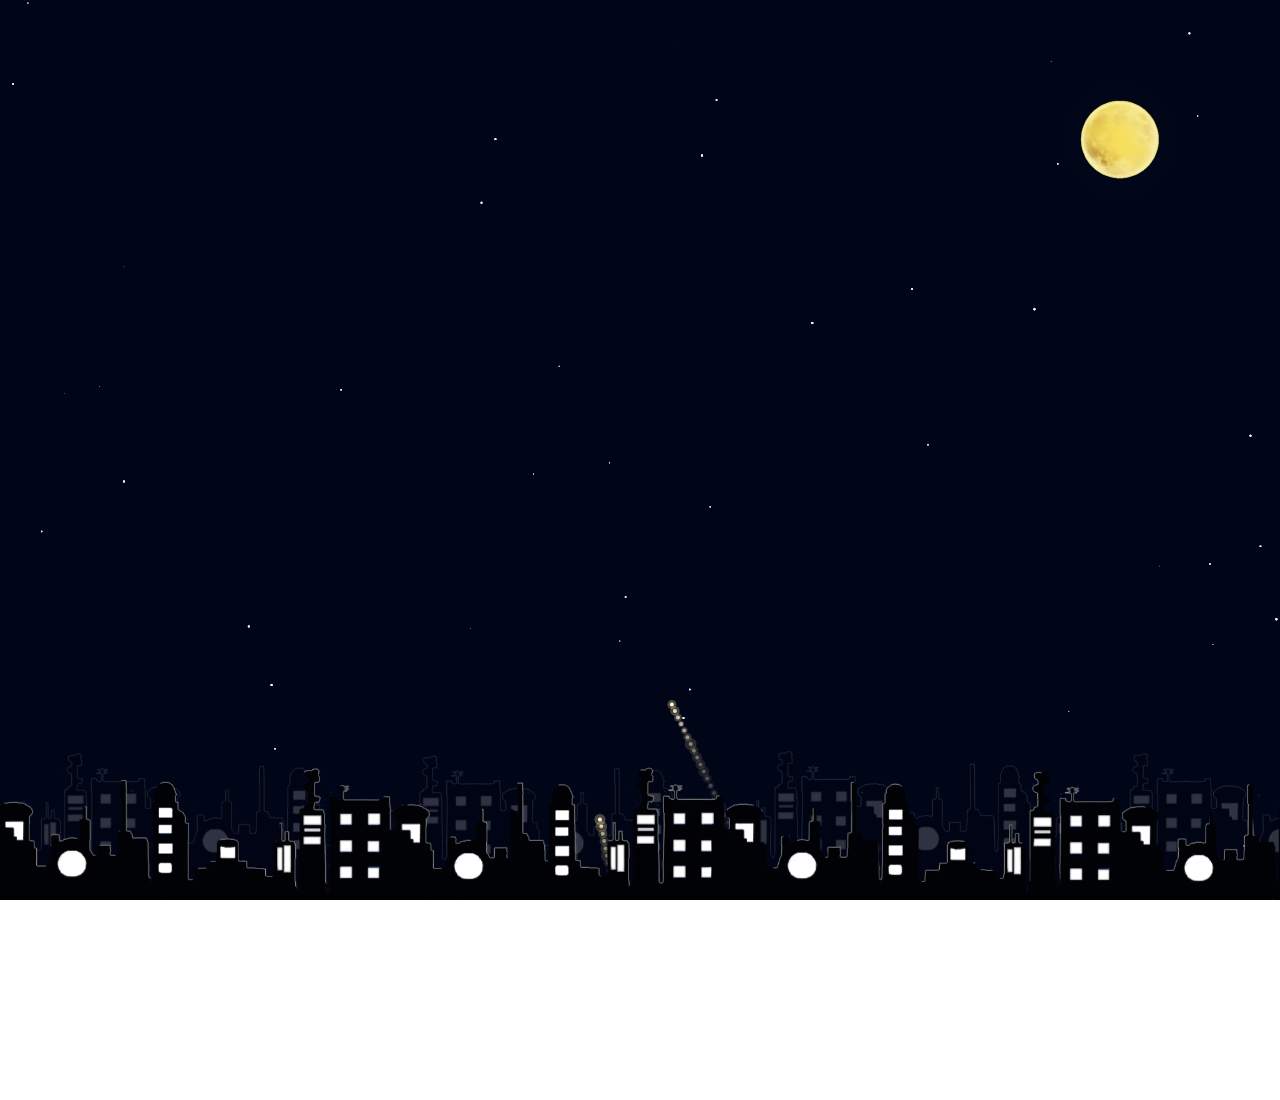
<file: year/index.html>
<!DOCTYPE html PUBLIC "-//W3C//DTD XHTML 1.0 Transitional//EN" "http://www.w3.org/TR/xhtml1/DTD/xhtml1-transitional.dtd">
<html xmlns="http://www.w3.org/1999/xhtml" xml:lang="en">
<head>
  <meta http-equiv="Content-Type" content="text/html;charset=UTF-8">
  <style>
    body {
      margin: 0;
      padding: 0;
      overflow: hidden;
    }

    .city {
      width: 100%;
      position: fixed;
      bottom: 0px;
      z-index: 100;
    }

    .city img {
      width: 100%;
    }
  </style>
  <title>2022虎年快乐</title>
</head>
<body onselectstart="return false">
<canvas id='cas' style="background-color:rgba(0,5,24,1)">浏览器不支持canvas</canvas>
<div class="city"><img src="city.png" alt=""/></div>
<img src="moon.png" alt="" id="moon" style="visibility: hidden;"/>
<div style="display:none">
  <div class="shape">土土新年快乐</div>
  <div class="shape">虎年大吉</div>
  <div class="shape">ヾ(^∀^)ﾉ</div>
</div>
<audio src="boom.mp3" preload="auto"></audio>
<audio src="boom.mp3" preload="auto"></audio>
<audio src="boom.mp3" preload="auto"></audio>
<audio src="boom.mp3" preload="auto"></audio>
<audio src="boom.mp3" preload="auto"></audio>
<audio src="boom.mp3" preload="auto"></audio>
<audio src="shotfire.mp3" preload="auto"></audio>
<audio src="shotfire.mp3" preload="auto"></audio>
<audio src="shotfire.mp3" preload="auto"></audio>
<script>
  var canvas = document.getElementById("cas");
  var ocas = document.createElement("canvas");
  var octx = ocas.getContext("2d");
  var ctx = canvas.getContext("2d");
  ocas.width = canvas.width = window.innerWidth;
  ocas.height = canvas.height = window.innerHeight;
  var bigbooms = [];

  window.onload = function() {
    initAnimate()
  }

  function initAnimate() {
    drawBg();

    lastTime = new Date();
    animate();
  }

  var lastTime;
  function animate() {
    ctx.save();
    ctx.globalCompositeOperation = 'destination-out';
    ctx.globalAlpha = 0.1;
    ctx.fillRect(0, 0, canvas.width, canvas.height);
    ctx.restore();

    var newTime = new Date();
    if (newTime - lastTime > 200 + (window.innerHeight - 767) / 2) {
      var random = Math.random() * 100 > 2 ? true : false;
      var x = getRandom(canvas.width / 5, canvas.width * 4 / 5);
      var y = getRandom(50, 200);
      if (random) {
        var bigboom = new Boom(getRandom(canvas.width / 3, canvas.width * 2 / 3), 2, "#FFF", {x: x, y: y});
        bigbooms.push(bigboom)
      }
      else {
        var bigboom = new Boom(getRandom(canvas.width / 3, canvas.width * 2 / 3), 2, "#FFF", {
          x: canvas.width / 2,
          y: 200
        }, document.querySelectorAll(".shape")[parseInt(getRandom(0, document.querySelectorAll(".shape").length))]);
        bigbooms.push(bigboom)
      }
      lastTime = newTime;
    }

    stars.foreach(function() {
      this.paint();
    })

    drawMoon();

    bigbooms.foreach(function(index) {
      var that = this;
      if (!this.dead) {
        this._move();
        this._drawLight();
      }
      else {
        this.booms.foreach(function(index) {
          if (!this.dead) {
            this.moveTo(index);
          }
          else if (index === that.booms.length - 1) {
            bigbooms.splice(bigbooms.indexOf(that), 1);
          }
        })
      }
    });

    raf(animate);
  }

  function drawMoon() {
    var moon = document.getElementById("moon");
    var centerX = canvas.width - 200, centerY = 100, width = 80;
    if (moon.complete) {
      ctx.drawImage(moon, centerX, centerY, width, width)
    }
    else {
      moon.onload = function() {
        ctx.drawImage(moon, centerX, centerY, width, width)
      }
    }
    var index = 0;
    for (var i = 0; i < 10; i++) {
      ctx.save();
      ctx.beginPath();
      ctx.arc(centerX + width / 2, centerY + width / 2, width / 2 + index, 0, 2 * Math.PI);
      ctx.fillStyle = "rgba(240,219,120,0.005)";
      index += 2;
      ctx.fill();
      ctx.restore();
    }

  }

  Array.prototype.foreach = function(callback) {
    for (var i = 0; i < this.length; i++) {
      if (this[i] !== null) callback.apply(this[i], [i])
    }
  }

  var raf = window.requestAnimationFrame || window.webkitRequestAnimationFrame || window.mozRequestAnimationFrame || window.oRequestAnimationFrame || window.msRequestAnimationFrame || function(callback) {
        window.setTimeout(callback, 1000 / 10);
      };

  canvas.onclick = function() {
    var x = event.clientX;
    var y = event.clientY;
    var bigboom = new Boom(getRandom(canvas.width / 3, canvas.width * 2 / 3), 2, "#FFF", {x: x, y: y});
    bigbooms.push(bigboom)
  }

  var Boom = function(x, r, c, boomArea, shape) {
    this.booms = [];
    this.x = x;
    this.y = (canvas.height + r);
    this.r = r;
    this.c = c;
    this.shape = shape || false;
    this.boomArea = boomArea;
    this.theta = 0;
    this.dead = false;
    this.ba = parseInt(getRandom(80, 200));

    var audio = document.getElementsByTagName("audio");
    for (var i = 0; i < audio.length; i++) {
      if (audio[i].src.indexOf("shotfire") >= 0 && (audio[i].paused || audio[i].ended)) {
        audio[i].play();
        break;
      }
    }
  }
  Boom.prototype = {
    _paint: function() {
      ctx.save();
      ctx.beginPath();
      ctx.arc(this.x, this.y, this.r, 0, 2 * Math.PI);
      ctx.fillStyle = this.c;
      ctx.fill();
      ctx.restore();
    },
    _move: function() {
      var dx = this.boomArea.x - this.x, dy = this.boomArea.y - this.y;
      this.x = this.x + dx * 0.01;
      this.y = this.y + dy * 0.01;

      if (Math.abs(dx) <= this.ba && Math.abs(dy) <= this.ba) {
        if (this.shape) {
          this._shapBoom();
        }
        else this._boom();
        this.dead = true;
      }
      else {
        this._paint();
      }
    },
    _drawLight: function() {
      ctx.save();
      ctx.fillStyle = "rgba(255,228,150,0.3)";
      ctx.beginPath();
      ctx.arc(this.x, this.y, this.r + 3 * Math.random() + 1, 0, 2 * Math.PI);
      ctx.fill();
      ctx.restore();
    },
    _boom: function() {
      var fragNum = getRandom(100, 300);
      var style = getRandom(0, 10) >= 5 ? 1 : 2;
      var color;
      if (style === 1) {
        color = {
          a: parseInt(getRandom(128, 255)),
          b: parseInt(getRandom(128, 255)),
          c: parseInt(getRandom(128, 255))
        }
      }

      var fanwei = fragNum;
      var audio = document.getElementsByTagName("audio");
      for (var i = 0; i < audio.length; i++) {
        if (audio[i].src.indexOf("boom") >= 0 && (audio[i].paused || audio[i].ended)) {
          audio[i].play();
          break;
        }
      }
      for (var i = 0; i < fragNum; i++) {
        if (style === 2) {
          color = {
            a: parseInt(getRandom(128, 255)),
            b: parseInt(getRandom(128, 255)),
            c: parseInt(getRandom(128, 255))
          }
        }
        var a = getRandom(-Math.PI, Math.PI);
        var x = getRandom(0, fanwei) * Math.cos(a) + this.x;
        var y = getRandom(0, fanwei) * Math.sin(a) + this.y;
        var radius = getRandom(0, 2)
        var frag = new Frag(this.x, this.y, radius, color, x, y);
        this.booms.push(frag);
      }
    },
    _shapBoom: function() {
      var that = this;
      putValue(ocas, octx, this.shape, 5, function(dots) {
        var dx = canvas.width / 2 - that.x;
        var dy = canvas.height / 2 - that.y;
        for (var i = 0; i < dots.length; i++) {
          color = {a: dots[i].a, b: dots[i].b, c: dots[i].c}
          var x = dots[i].x;
          var y = dots[i].y;
          var radius = 1;
          var frag = new Frag(that.x, that.y, radius, color, x - dx, y - dy);
          that.booms.push(frag);
        }
      })
    }
  }

  function putValue(canvas, context, ele, dr, callback) {
    context.clearRect(0, 0, canvas.width, canvas.height);
    var img = new Image();
    if (ele.innerHTML.indexOf("img") >= 0) {
      img.src = ele.getElementsByTagName("img")[0].src;
      imgload(img, function() {
        context.drawImage(img, canvas.width / 2 - img.width / 2, canvas.height / 2 - img.width / 2);
        dots = getimgData(canvas, context, dr);
        callback(dots);
      })
    }
    else {
      var text = ele.innerHTML;
      context.save();
      var fontSize = 200;
      context.font = fontSize + "px 宋体 bold";
      context.textAlign = "center";
      context.textBaseline = "middle";
      context.fillStyle = "rgba(" + parseInt(getRandom(128, 255)) + "," + parseInt(getRandom(128, 255)) + "," + parseInt(getRandom(128, 255)) + " , 1)";
      context.fillText(text, canvas.width / 2, canvas.height / 2);
      context.restore();
      dots = getimgData(canvas, context, dr);
      callback(dots);
    }
  }

  function imgload(img, callback) {
    if (img.complete) {
      callback.call(img);
    }
    else {
      img.onload = function() {
        callback.call(this);
      }
    }
  }

  function getimgData(canvas, context, dr) {
    var imgData = context.getImageData(0, 0, canvas.width, canvas.height);
    context.clearRect(0, 0, canvas.width, canvas.height);
    var dots = [];
    for (var x = 0; x < imgData.width; x += dr) {
      for (var y = 0; y < imgData.height; y += dr) {
        var i = (y * imgData.width + x) * 4;
        if (imgData.data[i + 3] > 128) {
          var dot = {x: x, y: y, a: imgData.data[i], b: imgData.data[i + 1], c: imgData.data[i + 2]};
          dots.push(dot);
        }
      }
    }
    return dots;
  }

  function getRandom(a, b) {
    return Math.random() * (b - a) + a;
  }


  var maxRadius = 1, stars = [];
  function drawBg() {
    for (var i = 0; i < 100; i++) {
      var r = Math.random() * maxRadius;
      var x = Math.random() * canvas.width;
      var y = Math.random() * 2 * canvas.height - canvas.height;
      var star = new Star(x, y, r);
      stars.push(star);
      star.paint()
    }

  }

  var Star = function(x, y, r) {
    this.x = x;
    this.y = y;
    this.r = r;
  }
  Star.prototype = {
    paint: function() {
      ctx.save();
      ctx.beginPath();
      ctx.arc(this.x, this.y, this.r, 0, 2 * Math.PI);
      ctx.fillStyle = "rgba(255,255,255," + this.r + ")";
      ctx.fill();
      ctx.restore();
    }
  }

  var focallength = 250;
  var Frag = function(centerX, centerY, radius, color, tx, ty) {
    this.tx = tx;
    this.ty = ty;
    this.x = centerX;
    this.y = centerY;
    this.dead = false;
    this.centerX = centerX;
    this.centerY = centerY;
    this.radius = radius;
    this.color = color;
  }

  Frag.prototype = {
    paint: function() {
      // ctx.beginPath();
      // ctx.arc(this.x , this.y , this.radius , 0 , 2*Math.PI);
      ctx.fillStyle = "rgba(" + this.color.a + "," + this.color.b + "," + this.color.c + ",1)";
      ctx.fillRect(this.x - this.radius, this.y - this.radius, this.radius * 2, this.radius * 2)
    },
    moveTo: function(index) {
      this.ty = this.ty + 0.3;
      var dx = this.tx - this.x, dy = this.ty - this.y;
      this.x = Math.abs(dx) < 0.1 ? this.tx : (this.x + dx * 0.1);
      this.y = Math.abs(dy) < 0.1 ? this.ty : (this.y + dy * 0.1);
      if (dx === 0 && Math.abs(dy) <= 80) {
        this.dead = true;
      }
      this.paint();
    }
  }
  
</script>
</body>
</html>
</file>
<file: paopao/css/style.css>
html,
body {
  margin: 0;
  padding: 0;
  width: 100%;
  height: 100%;
}

canvas {
  position: fixed;
  width: 100%;
  height: 100%;
}
</file>
